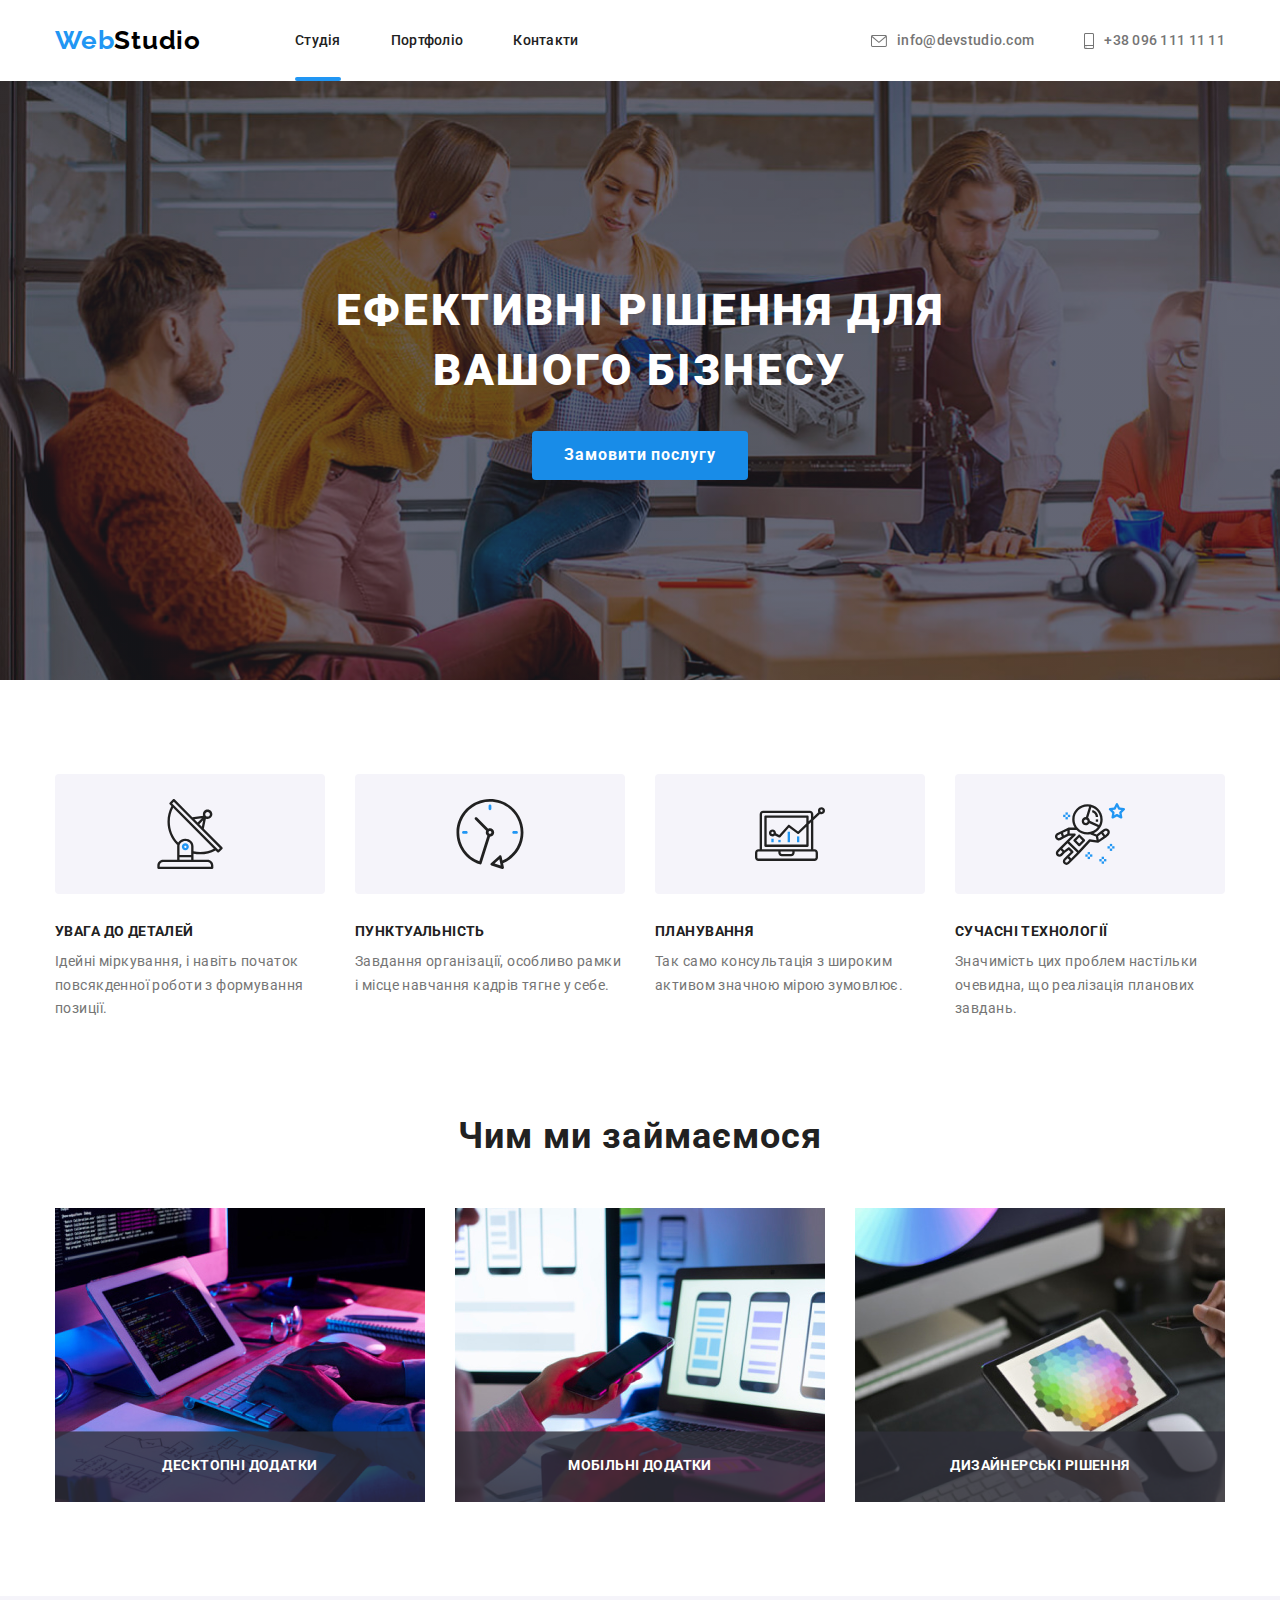
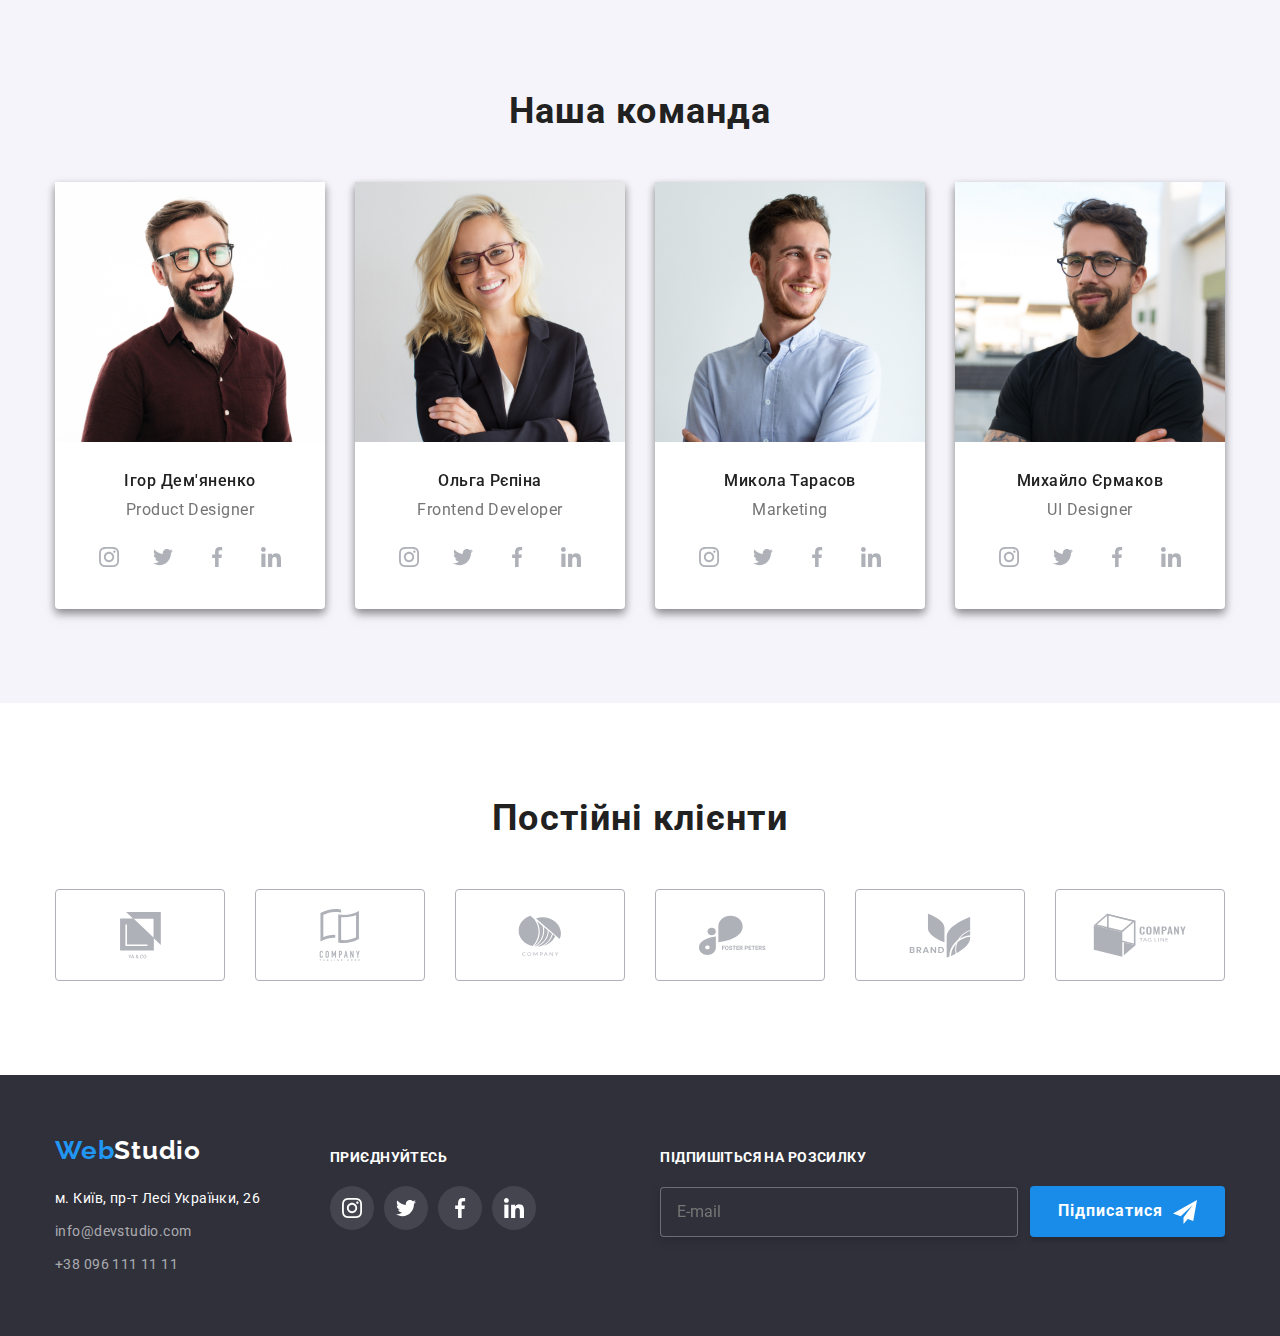
<file: index.html>
<!DOCTYPE html>
<html lang="uk">
  <head>
    <meta charset="UTF-8" />
    <meta http-equiv="X-UA-Compatible" content="IE=edge" />
    <meta name="viewport" content="width=device-width, initial-scale=1.0" />
    <title>Document</title>
    <link rel="preconnect" href="https://fonts.googleapis.com" />
    <link rel="preconnect" href="https://fonts.gstatic.com" crossorigin />
    <link
      href="https://fonts.googleapis.com/css2?family=Raleway:wght@700&family=Roboto:wght@400;500;700;900&display=swap"
      rel="stylesheet"
    />

    <link
      rel="stylesheet"
      href="https://cdn.jsdelivr.net/npm/modern-normalize@1.1.0/modern-normalize.min.css"
    />

    <link rel="stylesheet" href="./css/common.css" />
    <link rel="stylesheet" href="./css/index.css" />
  </head>

  <body>
    <!----------header---------->

    <header class="header">
      <div class="container page-header">
        <nav class="page-navigation">
          <a class="logo" href="./index.html"><span class="logo-web">Web</span>Studio</a>

          <ul class="site-nav list">
            <li><a class="link header-link current" href="./index.html">Студія</a></li>
            <li><a class="link header-link" href="./portfolio.html">Портфоліо</a></li>
            <li><a class="link header-link" href="">Контакти</a></li>
          </ul>
        </nav>
        <ul class="contacts-nav list">
          <li>
            <a class="link connection-link" href="mailto:info@devstudio.com">
              <svg class="connection-icon" width="16" height="12">
                <use href="./images/icons/sprite.svg#icon-envelope"></use>
              </svg>
              info@devstudio.com</a
            >
          </li>
          <li>
            <a class="link connection-link" href="tel:+380961111111">
              <svg class="connection-icon" width="10" height="16">
                <use href="./images/icons/sprite.svg#icon-smartphone"></use>
              </svg>
              +38 096 111 11 11</a
            >
          </li>
        </ul>
      </div>
    </header>

    <!------------hero------------>

    <main>
      <section class="hero">
        <h1 class="hero-title">Ефективні рішення для вашого бізнесу</h1>
        <button class="hero-button" type="button" data-modal-open>Замовити послугу</button>
      </section>

      <!----------features---------->

      <section class="features section">
        <div class="container">
          <h2 class="visually-hidden">Чому ми</h2>
          <ul class="features-list list">
            <li class="features-item">
              <div class="features-item-wrapper">
                <svg class="features-item-icon" width="70" height="70">
                  <use href="./images/icons/sprite.svg#icon-antenna"></use>
                </svg>
              </div>
              <h3 class="features-item-title">УВАГА ДО ДЕТАЛЕЙ</h3>
              <p class="features-item-description">
                Ідейні міркування, і навіть початок повсякденної роботи з формування позиції.
              </p>
            </li>
            <li class="features-item">
              <div class="features-item-wrapper">
                <svg class="features-item-icon" width="70" height="70">
                  <use href="./images/icons/sprite.svg#icon-clock"></use>
                </svg>
              </div>
              <h3 class="features-item-title">ПУНКТУАЛЬНІСТЬ</h3>
              <p class="features-item-description">
                Завдання організації, особливо рамки і місце навчання кадрів тягне у себе.
              </p>
            </li>
            <li class="features-item">
              <div class="features-item-wrapper">
                <svg class="features-item-icon" width="70" height="70">
                  <use href="./images/icons/sprite.svg#icon-diagram"></use>
                </svg>
              </div>
              <h3 class="features-item-title">ПЛАНУВАННЯ</h3>
              <p class="features-item-description">
                Так само консультація з широким активом значною мірою зумовлює.
              </p>
            </li>
            <li class="features-item">
              <div class="features-item-wrapper">
                <svg class="features-item-icon" width="70" height="70">
                  <use href="./images/icons/sprite.svg#icon-astronaut"></use>
                </svg>
              </div>
              <h3 class="features-item-title">СУЧАСНІ ТЕХНОЛОГІЇ</h3>
              <p class="features-item-description">
                Значимість цих проблем настільки очевидна, що реалізація планових завдань.
              </p>
            </li>
          </ul>
        </div>
      </section>

      <!----------about our job---------->

      <section class="about-job section">
        <div class="container">
          <h2 class="job-title title">Чим ми займаємося</h2>
          <ul class="job-list list">
            <li class="job-item item">
              <div class="job-item-thumb">
                <img src="./images/indexpics/box1.jpg" alt="фото процесу роботи 1" width="370" />
                <p class="job-item-overlay-text">Десктопні додатки</p>
              </div>
            </li>
            <li class="job-item item">
              <div class="job-item-thumb">
                <img src="./images/indexpics/box2.jpg" alt="фото процесу роботи 2" width="370" />
                <p class="job-item-overlay-text">Мобільні додатки</p>
              </div>
            </li>
            <li class="job-item item">
              <div class="job-item-thumb">
                <img src="./images/indexpics/box3.jpg" alt="фото процесу роботи 3" width="370" />
                <p class="job-item-overlay-text">Дизайнерські рішення</p>
              </div>
            </li>
          </ul>
        </div>
      </section>

      <!----------our team---------->

      <section class="our-team section">
        <div class="container">
          <h2 class="title">Наша команда</h2>
          <ul class="list our-team-list">
            <li class="item team-item">
              <img
                src="./images/indexpics/igordemyanenko.jpg"
                alt="фото Ігор Дем'яненко"
                width="270"
              />
              <div class="team-wrapper">
                <h3 class="name">Ігор Дем'яненко</h3>
                <p class="position">Product Designer</p>
                <ul class="social-list list">
                  <li class="social-list-item">
                    <a href="" class="social-list-link">
                      <svg class="social-list-icon" width="20" height="20">
                        <use href="./images/icons/sprite.svg#icon-instagram"></use>
                      </svg>
                    </a>
                  </li>
                  <li class="social-list-item">
                    <a href="" class="social-list-link">
                      <svg class="social-list-icon" width="20" height="20">
                        <use href="./images/icons/sprite.svg#icon-twitter"></use>
                      </svg>
                    </a>
                  </li>
                  <li class="social-list-item">
                    <a href="" class="social-list-link">
                      <svg class="social-list-icon" width="20" height="20">
                        <use href="./images/icons/sprite.svg#icon-facebook"></use>
                      </svg>
                    </a>
                  </li>
                  <li class="social-list-item">
                    <a href="" class="social-list-link">
                      <svg class="social-list-icon" width="20" height="20">
                        <use href="./images/icons/sprite.svg#icon-linkedin"></use>
                      </svg>
                    </a>
                  </li>
                </ul>
              </div>
            </li>
            <li class="item team-item">
              <img src="./images/indexpics/olgarepina.jpg" alt="фото Ольга Рєпіна" width="270" />
              <div class="team-wrapper">
                <h3 class="name">Ольга Рєпіна</h3>
                <p class="position">Frontend Developer</p>
                <ul class="social-list list">
                  <li class="social-list-item">
                    <a href="" class="social-list-link">
                      <svg class="social-list-icon" width="20" height="20">
                        <use href="./images/icons/sprite.svg#icon-instagram"></use>
                      </svg>
                    </a>
                  </li>
                  <li class="social-list-item">
                    <a href="" class="social-list-link">
                      <svg class="social-list-icon" width="20" height="20">
                        <use href="./images/icons/sprite.svg#icon-twitter"></use>
                      </svg>
                    </a>
                  </li>
                  <li class="social-list-item">
                    <a href="" class="social-list-link">
                      <svg class="social-list-icon" width="20" height="20">
                        <use href="./images/icons/sprite.svg#icon-facebook"></use>
                      </svg>
                    </a>
                  </li>
                  <li class="social-list-item">
                    <a href="" class="social-list-link">
                      <svg class="social-list-icon" width="20" height="20">
                        <use href="./images/icons/sprite.svg#icon-linkedin"></use>
                      </svg>
                    </a>
                  </li>
                </ul>
              </div>
            </li>
            <li class="item team-item">
              <img
                src="./images/indexpics/mykolatarasov.jpg"
                alt="фото Микола Тарасов"
                width="270"
              />
              <div class="team-wrapper">
                <h3 class="name">Микола Тарасов</h3>
                <p class="position">Marketing</p>
                <ul class="social-list list">
                  <li class="social-list-item">
                    <a href="" class="social-list-link">
                      <svg class="social-list-icon" width="20" height="20">
                        <use href="./images/icons/sprite.svg#icon-instagram"></use>
                      </svg>
                    </a>
                  </li>
                  <li class="social-list-item">
                    <a href="" class="social-list-link">
                      <svg class="social-list-icon" width="20" height="20">
                        <use href="./images/icons/sprite.svg#icon-twitter"></use>
                      </svg>
                    </a>
                  </li>
                  <li class="social-list-item">
                    <a href="" class="social-list-link">
                      <svg class="social-list-icon" width="20" height="20">
                        <use href="./images/icons/sprite.svg#icon-facebook"></use>
                      </svg>
                    </a>
                  </li>
                  <li class="social-list-item">
                    <a href="" class="social-list-link">
                      <svg class="social-list-icon" width="20" height="20">
                        <use href="./images/icons/sprite.svg#icon-linkedin"></use>
                      </svg>
                    </a>
                  </li>
                </ul>
              </div>
            </li>
            <li class="item team-item">
              <img
                src="./images/indexpics/myhayloyermakov.jpg"
                alt="фото Михайло Єрмаков"
                width="270"
              />
              <div class="team-wrapper">
                <h3 class="name">Михайло Єрмаков</h3>
                <p class="position">UI Designer</p>
                <ul class="social-list list">
                  <li class="social-list-item">
                    <a href="" class="social-list-link">
                      <svg class="social-list-icon" width="20" height="20">
                        <use href="./images/icons/sprite.svg#icon-instagram"></use>
                      </svg>
                    </a>
                  </li>
                  <li class="social-list-item">
                    <a href="" class="social-list-link">
                      <svg class="social-list-icon" width="20" height="20">
                        <use href="./images/icons/sprite.svg#icon-twitter"></use>
                      </svg>
                    </a>
                  </li>
                  <li class="social-list-item">
                    <a href="" class="social-list-link">
                      <svg class="social-list-icon" width="20" height="20">
                        <use href="./images/icons/sprite.svg#icon-facebook"></use>
                      </svg>
                    </a>
                  </li>
                  <li class="social-list-item">
                    <a href="" class="social-list-link">
                      <svg class="social-list-icon" width="20" height="20">
                        <use href="./images/icons/sprite.svg#icon-linkedin"></use>
                      </svg>
                    </a>
                  </li>
                </ul>
              </div>
            </li>
          </ul>
        </div>
      </section>
    </main>

    <!----------clients---------->

    <section class="clients section">
      <div class="container">
        <h2 class="title">Постійні клієнти</h2>
        <ul class="client-list list">
          <li class="client-item">
            <a class="client-link" href="">
              <svg class="client-icon" width="41" height="46.7">
                <use href="./images/icons/sprite.svg#icon-client1"></use>
              </svg>
            </a>
          </li>
          <li class="client-item">
            <a class="client-link" href="">
              <svg class="client-icon" width="42" height="52">
                <use href="./images/icons/sprite.svg#icon-client2"></use>
              </svg>
            </a>
          </li>
          <li class="client-item">
            <a class="client-link" href="">
              <svg class="client-icon" width="43.4" height="41">
                <use href="./images/icons/sprite.svg#icon-client3"></use>
              </svg>
            </a>
          </li>
          <li class="client-item">
            <a class="client-link" href="">
              <svg class="client-icon" width="84.4" height="40.6">
                <use href="./images/icons/sprite.svg#icon-client4"></use>
              </svg>
            </a>
          </li>
          <li class="client-item">
            <a class="client-link" href="">
              <svg class="client-icon" width="62.5" height="45.4">
                <use href="./images/icons/sprite.svg#icon-client5"></use>
              </svg>
            </a>
          </li>
          <li class="client-item">
            <a class="client-link" href="">
              <svg class="client-icon" width="93.8" height="44">
                <use href="./images/icons/sprite.svg#icon-client6"></use>
              </svg>
            </a>
          </li>
        </ul>
      </div>
    </section>

    <!----------footer---------->

    <footer class="footer">
      <div class="container footer-container">
        <div class="our-contacts">
          <a class="logo link" href="./index.html"><span class="logo-web">Web</span>Studio</a>
          <address>
            <ul class="our-contacts-list list">
              <li>
                <a class="footer-link-map link" href="" target="_blank" rel="noopener noreferrer"
                  >м. Київ, пр-т Лесі Українки, 26</a
                >
              </li>
              <li>
                <a class="footer-link-contact link" href="mailto:info@devstudio.com"
                  >info@devstudio.com</a
                >
              </li>
              <li>
                <a class="footer-link-contact link" href="tel:+380961111111">+38 096 111 11 11</a>
              </li>
            </ul>
          </address>
        </div>

        <div class="our-socials">
          <h2 class="our-socials-title">приєднуйтесь</h2>
          <ul class="our-socials-list list">
            <li class="our-socials-item">
              <a class="our-socials-item-link" href="">
                <svg class="our-socials-item-icon" width="20" height="20">
                  <use href="./images/icons/sprite.svg#icon-instagram"></use>
                </svg>
              </a>
            </li>
            <li class="our-socials-item">
              <a class="our-socials-item-link" href="">
                <svg class="our-socials-item-icon" width="20" height="20">
                  <use href="./images/icons/sprite.svg#icon-twitter"></use>
                </svg>
              </a>
            </li>
            <li class="our-socials-item">
              <a class="our-socials-item-link" href="">
                <svg class="our-socials-item-icon" width="20" height="20">
                  <use href="./images/icons/sprite.svg#icon-facebook"></use>
                </svg>
              </a>
            </li>
            <li class="our-socials-item">
              <a class="our-socials-item-link" href="">
                <svg class="our-socials-item-icon" width="20" height="20">
                  <use href="./images/icons/sprite.svg#icon-linkedin"></use>
                </svg>
              </a>
            </li>
          </ul>
        </div>

        <!-----------subscription----------->

        <div class="subscription">
          <h2 class="subscription-title">Підпишіться на розсилку</h2>
          <div class="subscription-wrapper">
            <label class="subscription-label">
              <input
                type="text"
                class="subscription-input"
                name="subscription_email"
                placeholder="E-mail"
                pattern="[^@ \t\r\n]+@[^@ \t\r\n]+\.[^@ \t\r\n]+"
                maxlength="50"
              />
            </label>

            <button type="submit" class="subscription-btn">
              Підписатися
              <svg class="subscription-btn-icon" width="24" height="24">
                <use href="./images/icons/sprite.svg#icon-send"></use>
              </svg>
            </button>
          </div>
        </div>
      </div>
    </footer>

    <!----------modal registration window----------->

    <div class="backdrop is-hidden" data-modal>
      <div class="modal">
        <button type="button" class="modal-close-btn" data-modal-close>
          <svg class="modal-close-btn-icon" width="18" height="18">
            <use href="./images/icons/sprite.svg#icon-close"></use>
          </svg>
        </button>

        <p class="modal-caption">Залиште свої дані, ми вам передзвонимо</p>

        <form class="modal-form">
          <label class="modal-form-field">
            <span class="modal-form-field-description">Ім'я</span>
            <span class="modal-form-input-wrapper">
              <input
                type="text"
                class="modal-form-input"
                name="user_name"
                required
                pattern="[a-zA-Zа-яА-ЯіІїЇ]+"
                maxlength="30"
              />

              <svg class="modal-form-icon" width="18" height="18">
                <use href="./images/icons/sprite.svg#icon-person"></use>
              </svg>
            </span>
          </label>

          <label class="modal-form-field">
            <span class="modal-form-field-description">Телефон</span
            ><span class="modal-form-input-wrapper">
              <input
                type="tel"
                class="modal-form-input"
                name="user_phone"
                required
                pattern="^[\+]?[(]?[0-9]{3}[)]?[-\s\.]?[0-9]{3}[-\s\.]?[0-9]{4,6}$"
                title="xxx-xxx-xx-xx"
                maxlength="17"
              />
              <svg class="modal-form-icon" width="18" height="18">
                <use href="./images/icons/sprite.svg#icon-phone"></use>
              </svg>
            </span>
          </label>

          <label class="modal-form-field">
            <span class="modal-form-field-description">Пошта</span
            ><span class="modal-form-input-wrapper">
              <input
                type="text"
                class="modal-form-input"
                name="user_email"
                required
                pattern="[^@ \t\r\n]+@[^@ \t\r\n]+\.[^@ \t\r\n]+"
                maxlength="50"
              />
              <svg class="modal-form-icon" width="18" height="18">
                <use href="./images/icons/sprite.svg#icon-email"></use>
              </svg>
            </span>
          </label>

          <label class="modal-form-field">
            <span class="modal-form-field-description">Коментар</span>
            <textarea
              name="user_message"
              class="modal-form-message"
              placeholder="Введіть текст"
            ></textarea>
          </label>

          <label class="modal-form-check-wrapper">
            <input name="user_policy" type="checkbox" class="modal-form-check visually-hidden" />
            <svg class="modal-form-custom-check" width="16" height="16">
              <use
                class="modal-form-custom-check-icon"
                href="./images/icons/sprite.svg#icon-check"
              ></use>
            </svg>
            <span class="modal-form-check-agreement">Погоджуюся з розсилкою та приймаю&nbsp;</span>
            <a class="modal-form-check-agreement-link" href="">Умови договору</a>
          </label>

          <button type="submit" class="modal-form-btn">Відправити</button>
        </form>
      </div>
    </div>

    <script src="./js/modal.js"></script>
  </body>
</html>
</file>
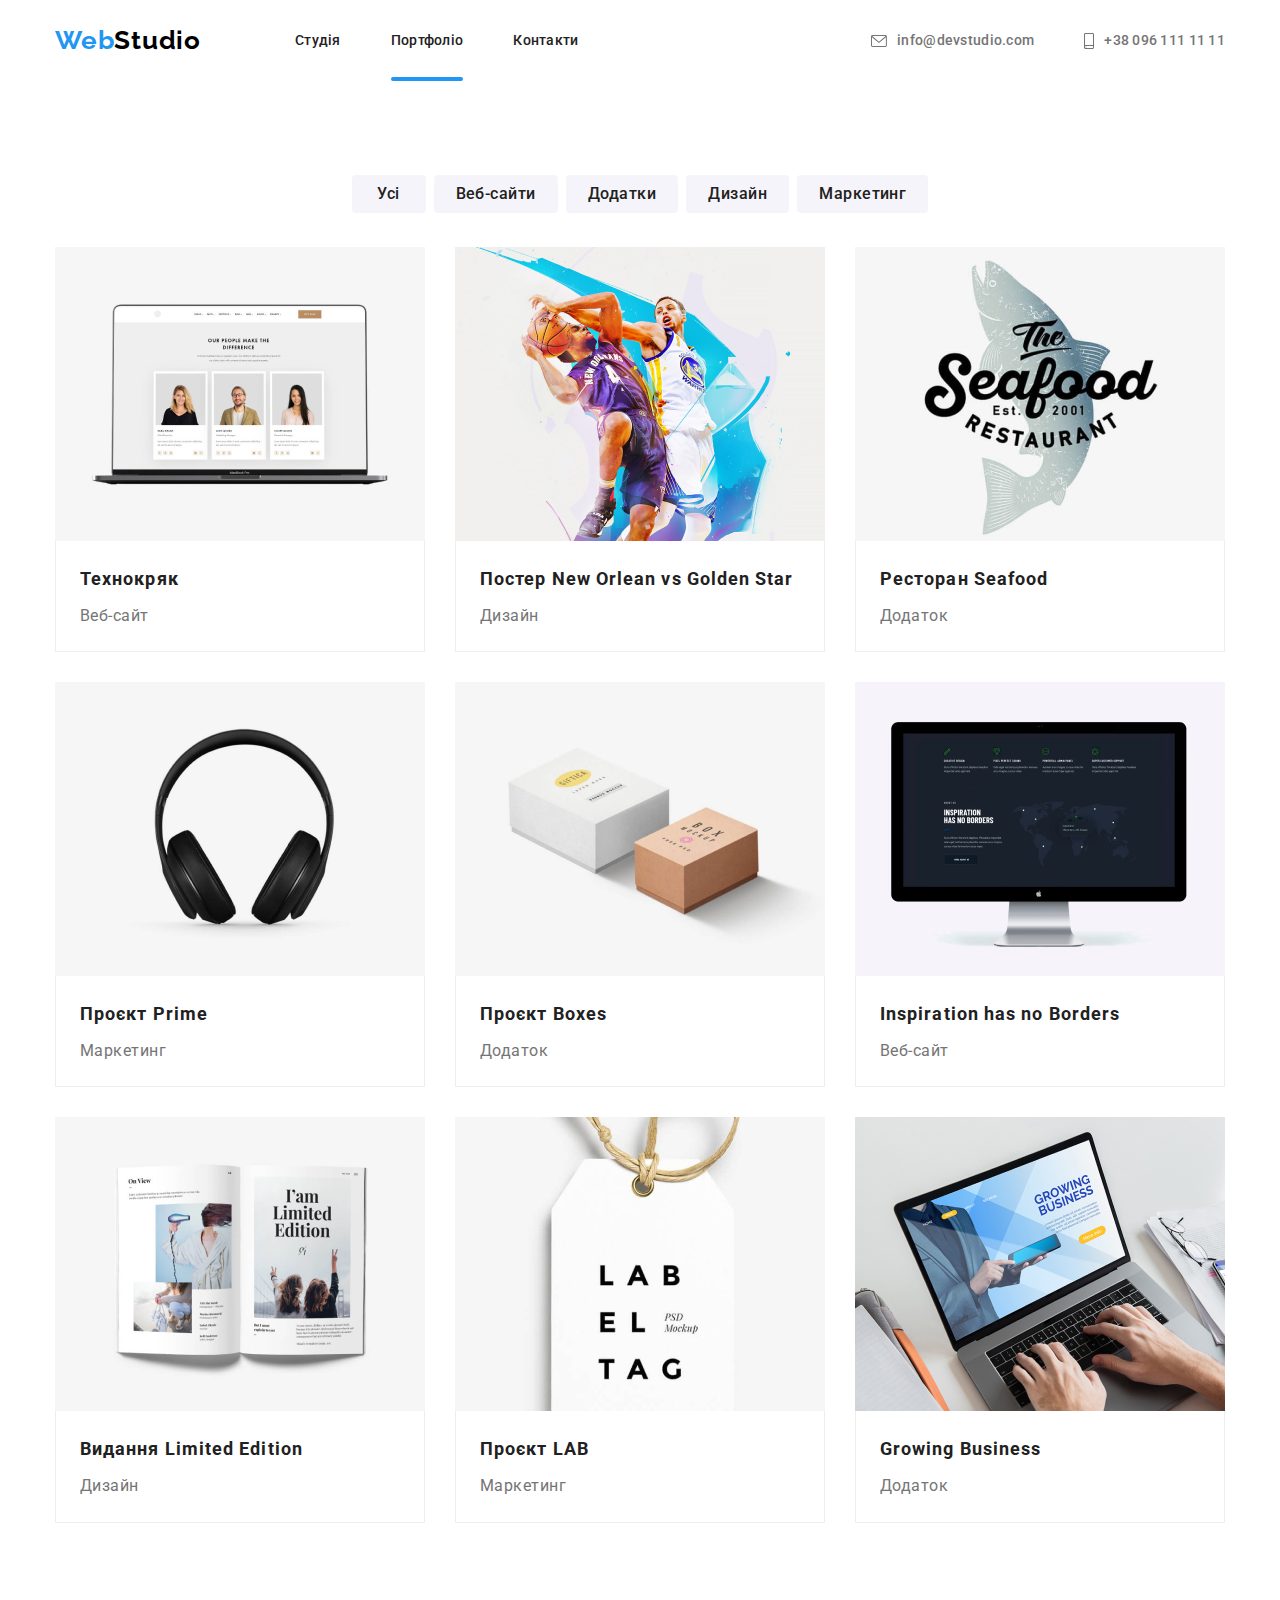
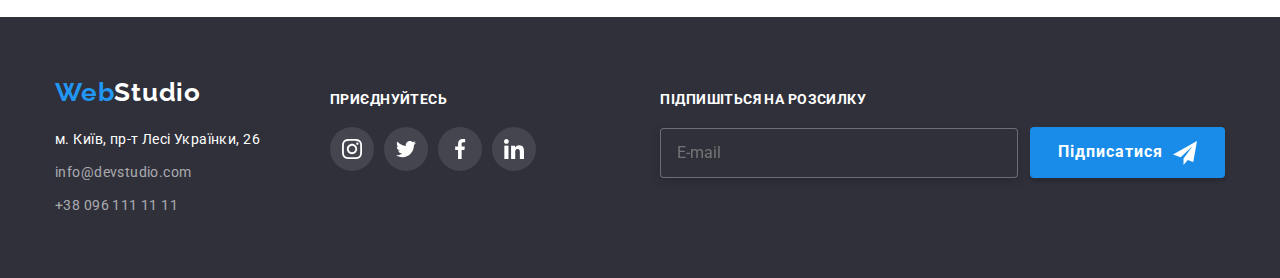
<file: portfolio.html>
<!DOCTYPE html>
<html lang="uk">
  <head>
    <meta charset="UTF-8" />
    <meta http-equiv="X-UA-Compatible" content="IE=edge" />
    <meta name="viewport" content="width=device-width, initial-scale=1.0" />
    <title>Document</title>
    <link rel="preconnect" href="https://fonts.googleapis.com" />
    <link rel="preconnect" href="https://fonts.gstatic.com" crossorigin />
    <link
      href="https://fonts.googleapis.com/css2?family=Raleway:wght@700&family=Roboto:wght@400;500;700;900&display=swap"
      rel="stylesheet"
    />

    <link
      rel="stylesheet"
      href="https://cdn.jsdelivr.net/npm/modern-normalize@1.1.0/modern-normalize.min.css"
    />

    <link rel="stylesheet" href="./css/common.css" />
    <link rel="stylesheet" href="./css/portfolio.css" />
  </head>
  <body>
    <!----------header---------->

    <header class="header">
      <div class="container page-header">
        <nav class="page-navigation">
          <a class="logo" href="./index.html"><span class="logo-web">Web</span>Studio</a>

          <ul class="site-nav list">
            <li><a class="link header-link" href="./index.html">Студія</a></li>
            <li><a class="link header-link current" href="./portfolio.html">Портфоліо</a></li>
            <li><a class="link header-link" href="">Контакти</a></li>
          </ul>
        </nav>
        <ul class="contacts-nav list">
          <li>
            <a class="link connection-link" href="mailto:info@devstudio.com">
              <svg class="connection-icon" width="16" height="12">
                <use href="./images/icons/sprite.svg#icon-envelope"></use>
              </svg>
              info@devstudio.com</a
            >
          </li>
          <li>
            <a class="link connection-link" href="tel:+380961111111">
              <svg class="connection-icon" width="10" height="16">
                <use href="./images/icons/sprite.svg#icon-smartphone"></use>
              </svg>
              +38 096 111 11 11</a
            >
          </li>
        </ul>
      </div>
    </header>

    <!-----------projects---------->

    <main>
      <section class="projects section">
        <div class="buttons-container">
          <h1 class="visually-hidden">Проекти</h1>
          <ul class="buttons-list list">
            <li><button class="buttons-sort" type="button">Усі</button></li>
            <li><button class="buttons-sort" type="button">Веб-сайти</button></li>
            <li><button class="buttons-sort" type="button">Додатки</button></li>
            <li><button class="buttons-sort" type="button">Дизайн</button></li>
            <li><button class="buttons-sort" type="button">Маркетинг</button></li>
          </ul>
        </div>

        <div class="container">
          <ul class="projects-list list">
            <li class="projects-item item">
              <div class="projects-item-thumb">
                <a href="#"></a>
                <img
                  src="./images/portfoliopics/img0.jpg"
                  alt="приклад роботи веб-сайт"
                  width="370"
                />
                <div class="projects-item-overlay">
                  <p class="projects-item-overlay-text">
                    Ресурс пропонує комплексні пропозиції з різним рівнем функціоналу та сервісів.
                    Все це дозволить відвідувачу отримати вичерпні відомості про компанію чи
                    приватну особу.
                  </p>
                </div>
              </div>
              <div class="projects-item-wrapper">
                <h2 class="projects-item-title">Технокряк</h2>
                <p class="projects-item-kind">Веб-сайт</p>
              </div>
            </li>
            <li class="projects-item item">
              <div class="projects-item-thumb">
                <a href="#"></a>
                <img
                  src="./images/portfoliopics/img1.jpg"
                  alt="приклад роботи дизайн"
                  width="370"
                />
                <div class="projects-item-overlay">
                  <p class="projects-item-overlay-text">
                    Ресурс пропонує комплексні пропозиції з різним рівнем функціоналу та сервісів.
                    Все це дозволить відвідувачу отримати вичерпні відомості про компанію чи
                    приватну особу.
                  </p>
                </div>
              </div>

              <div class="projects-item-wrapper">
                <h2 class="projects-item-title">Постер New Orlean vs Golden Star</h2>
                <p class="projects-item-kind">Дизайн</p>
              </div>
            </li>
            <li class="projects-item item">
              <div class="projects-item-thumb">
                <a href="#"></a>
                <img
                  src="./images/portfoliopics/img2.jpg"
                  alt="приклад роботи додаток"
                  width="370"
                />
                <div class="projects-item-overlay">
                  <p class="projects-item-overlay-text">
                    Ресурс пропонує комплексні пропозиції з різним рівнем функціоналу та сервісів.
                    Все це дозволить відвідувачу отримати вичерпні відомості про компанію чи
                    приватну особу.
                  </p>
                </div>
              </div>

              <div class="projects-item-wrapper">
                <h2 class="projects-item-title">Ресторан Seafood</h2>
                <p class="projects-item-kind">Додаток</p>
              </div>
            </li>
            <li class="projects-item item">
              <div class="projects-item-thumb">
                <a href="#"></a>
                <img
                  src="./images/portfoliopics/img3.jpg"
                  alt="приклад роботи маркетинг"
                  width="370"
                />
                <div class="projects-item-overlay">
                  <p class="projects-item-overlay-text">
                    Ресурс пропонує комплексні пропозиції з різним рівнем функціоналу та сервісів.
                    Все це дозволить відвідувачу отримати вичерпні відомості про компанію чи
                    приватну особу.
                  </p>
                </div>
              </div>

              <div class="projects-item-wrapper">
                <h2 class="projects-item-title">Проєкт Prime</h2>
                <p class="projects-item-kind">Маркетинг</p>
              </div>
            </li>
            <li class="projects-item item">
              <div class="projects-item-thumb">
                <a href="#"></a>
                <img
                  src="./images/portfoliopics/img4.jpg"
                  alt="приклад роботи додаток"
                  width="370"
                />
                <div class="projects-item-overlay">
                  <p class="projects-item-overlay-text">
                    Ресурс пропонує комплексні пропозиції з різним рівнем функціоналу та сервісів.
                    Все це дозволить відвідувачу отримати вичерпні відомості про компанію чи
                    приватну особу.
                  </p>
                </div>
              </div>

              <div class="projects-item-wrapper">
                <h2 class="projects-item-title">Проєкт Boxes</h2>
                <p class="projects-item-kind">Додаток</p>
              </div>
            </li>
            <li class="projects-item item">
              <div class="projects-item-thumb">
                <a href="#"></a>
                <img
                  src="./images/portfoliopics/img5.jpg"
                  alt="приклад роботи веб-сайт"
                  width="370"
                />
                <div class="projects-item-overlay">
                  <p class="projects-item-overlay-text">
                    Ресурс пропонує комплексні пропозиції з різним рівнем функціоналу та сервісів.
                    Все це дозволить відвідувачу отримати вичерпні відомості про компанію чи
                    приватну особу.
                  </p>
                </div>
              </div>

              <div class="projects-item-wrapper">
                <h2 class="projects-item-title">Inspiration has no Borders</h2>
                <p class="projects-item-kind">Веб-сайт</p>
              </div>
            </li>
            <li class="projects-item item">
              <div class="projects-item-thumb">
                <a href="#"></a>
                <img
                  src="./images/portfoliopics/img6.jpg"
                  alt="приклад роботи дизайн"
                  width="370"
                />
                <div class="projects-item-overlay">
                  <p class="projects-item-overlay-text">
                    Ресурс пропонує комплексні пропозиції з різним рівнем функціоналу та сервісів.
                    Все це дозволить відвідувачу отримати вичерпні відомості про компанію чи
                    приватну особу.
                  </p>
                </div>
              </div>

              <div class="projects-item-wrapper">
                <h2 class="projects-item-title">Видання Limited Edition</h2>
                <p class="projects-item-kind">Дизайн</p>
              </div>
            </li>
            <li class="projects-item item">
              <div class="projects-item-thumb">
                <a href="#"></a>
                <img
                  src="./images/portfoliopics/img7.jpg"
                  alt="приклад роботи маркетинг"
                  width="370"
                />
                <div class="projects-item-overlay">
                  <p class="projects-item-overlay-text">
                    Ресурс пропонує комплексні пропозиції з різним рівнем функціоналу та сервісів.
                    Все це дозволить відвідувачу отримати вичерпні відомості про компанію чи
                    приватну особу.
                  </p>
                </div>
              </div>

              <div class="projects-item-wrapper">
                <h2 class="projects-item-title">Проєкт LAB</h2>
                <p class="projects-item-kind">Маркетинг</p>
              </div>
            </li>
            <li class="projects-item item">
              <div class="projects-item-thumb">
                <a href="#"></a>
                <img
                  src="./images/portfoliopics/img8.jpg"
                  alt="приклад роботи додаток"
                  width="370"
                />
                <div class="projects-item-overlay">
                  <p class="projects-item-overlay-text">
                    Ресурс пропонує комплексні пропозиції з різним рівнем функціоналу та сервісів.
                    Все це дозволить відвідувачу отримати вичерпні відомості про компанію чи
                    приватну особу.
                  </p>
                </div>
              </div>

              <div class="projects-item-wrapper">
                <h2 class="projects-item-title">Growing Business</h2>
                <p class="projects-item-kind">Додаток</p>
              </div>
            </li>
          </ul>
        </div>
      </section>
    </main>

    <!-----------footer----------->

    <footer class="footer">
      <div class="container footer-container">
        <div class="our-contacts">
          <a class="logo link" href="./index.html"><span class="logo-web">Web</span>Studio</a>
          <address>
            <ul class="our-contacts-list list">
              <li>
                <a class="footer-link-map link" href="" target="_blank" rel="noopener noreferrer"
                  >м. Київ, пр-т Лесі Українки, 26</a
                >
              </li>
              <li>
                <a class="footer-link-contact link" href="mailto:info@devstudio.com"
                  >info@devstudio.com</a
                >
              </li>
              <li>
                <a class="footer-link-contact link" href="tel:+380961111111">+38 096 111 11 11</a>
              </li>
            </ul>
          </address>
        </div>

        <div class="our-socials">
          <h2 class="our-socials-title">приєднуйтесь</h2>
          <ul class="our-socials-list list">
            <li class="our-socials-item">
              <a class="our-socials-item-link" href="">
                <svg class="our-socials-item-icon" width="20" height="20">
                  <use href="./images/icons/sprite.svg#icon-instagram"></use>
                </svg>
              </a>
            </li>
            <li class="our-socials-item">
              <a class="our-socials-item-link" href="">
                <svg class="our-socials-item-icon" width="20" height="20">
                  <use href="./images/icons/sprite.svg#icon-twitter"></use>
                </svg>
              </a>
            </li>
            <li class="our-socials-item">
              <a class="our-socials-item-link" href="">
                <svg class="our-socials-item-icon" width="20" height="20">
                  <use href="./images/icons/sprite.svg#icon-facebook"></use>
                </svg>
              </a>
            </li>
            <li class="our-socials-item">
              <a class="our-socials-item-link" href="">
                <svg class="our-socials-item-icon" width="20" height="20">
                  <use href="./images/icons/sprite.svg#icon-linkedin"></use>
                </svg>
              </a>
            </li>
          </ul>
        </div>

        <div class="subscription">
          <h2 class="subscription-title">Підпишіться на розсилку</h2>
          <div class="subscription-wrapper">
            <label class="subscription-label">
              <input
                type="text"
                class="subscription-input"
                name="subscription_email"
                placeholder="E-mail"
                pattern="[^@ \t\r\n]+@[^@ \t\r\n]+\.[^@ \t\r\n]+"
                maxlength="50"
              />
            </label>

            <button type="submit" class="subscription-btn">
              Підписатися
              <svg class="subscription-btn-icon" width="24" height="24">
                <use href="./images/icons/sprite.svg#icon-send"></use>
              </svg>
            </button>
          </div>
        </div>
      </div>
    </footer>
  </body>
</html>
</file>
<file: css/common.css>
:root {
  --background-color1: #ffffff;
  --background-color2: #f5f4fa;
  --background-color3: #2f303a;
  --foreground-color1: #212121;
  --foreground-color2: #757575;
  --foreground-color3: #ffffff;
  --button: #188ce8;
  --hoverfocus-color: #2196f3;
  --logo-color: #afb1b8;
  --social-links-background-color: rgba(255, 255, 255, 0.1);
  --overlay: rgba(33, 150, 243, 0.9);
  --transition-dur-and-func: 250ms cubic-bezier(0.4, 0, 0.2, 1);
}

h1,
h2,
h3,
h4,
h5,
h6,
p {
  margin-top: 0;
  margin-bottom: 0;
}

ol,
ul {
  margin-top: 0;
  margin-bottom: 0;
  padding-left: 0;
}

img {
  display: block;
}

.list {
  list-style: none;
}

.link {
  text-decoration: none;
}

address {
  font-style: normal;
}

body {
  background-color: var(--background-color1);
  color: var(--foreground-color1);
  font-family: Roboto, sans-serif;
}

.visually-hidden {
  position: absolute;
  width: 1px;
  height: 1px;
  margin: -1px;
  padding: 0;
  overflow: hidden;
  border: 0;
  clip: rect(0 0 0 0);
}

.section {
  padding-top: 94px;
  padding-bottom: 94px;
}

.container {
  width: 1200px;
  padding-left: 15px;
  padding-right: 15px;
  margin-left: auto;
  margin-right: auto;
}

/*----------header----------*/

.page-header,
.page-navigation,
.contacts-nav {
  display: flex;
  align-items: center;
}

.site-nav {
  display: flex;
  align-items: baseline;
}

.page-navigation {
  column-gap: 94px;
}

.header {
  background-color: var(--background-color1);
}

.header .logo {
  color: #000000;

  font-family: 'Raleway';
  font-weight: 700;
  font-size: 26px;
  line-height: 1.2;
  letter-spacing: 0.03em;
  text-decoration: none;

  padding-top: 25px;
  padding-bottom: 25px;
}

.logo-web {
  color: var(--hoverfocus-color);
}

.header .site-nav,
.header .contacts-nav {
  column-gap: 50px;
}

.header .contacts-nav {
  margin-left: auto;
}

.connection-link {
  display: flex;
  align-items: center;
  column-gap: 10px;
}

.header-link,
.connection-link {
  transition: color var(--transition-dur-and-func);
}

.connection-icon {
  fill: var(--foreground-color2);
  transition: fill var(--transition-dur-and-func);
}

.connection-link:hover .connection-icon,
.connection-link:focus .connection-icon {
  fill: var(--hoverfocus-color);
}

.header .current {
  position: relative;
  color: var(--hoverfocus-color);
}

.header .current::after {
  background: var(--hoverfocus-color);
  content: '';
  display: block;
  position: absolute;
  width: 100%;
  height: 4px;
  top: 45px;
  border-radius: 2px;
}

.site-nav .link {
  color: var(--foreground-color1);
  font-weight: 500;
  font-size: 14px;
  line-height: 1.14;
  letter-spacing: 0.02em;
  text-decoration: none;
}

.contacts-nav .link {
  color: var(--foreground-color2);
  font-weight: 500;
  font-size: 14px;
  line-height: 1.14;
  letter-spacing: 0.02em;
  text-decoration: none;
}

.header .link:hover,
.header .link:focus {
  color: var(--hoverfocus-color);
}

/*----------footer----------*/

.footer {
  background-color: var(--background-color3);
  padding-top: 60px;
  padding-bottom: 60px;
}

.footer-container {
  display: flex;
  column-gap: 70px;
}

.footer .logo {
  color: var(--foreground-color3);
  font-family: 'Raleway';
  font-weight: 700;
  font-size: 26px;
  line-height: 1.2;
  letter-spacing: 0.03em;
  text-decoration: none;
}

.our-contacts-list {
  padding-top: 20px;
  display: flex;
  flex-direction: column;
  row-gap: 9px;
}

.footer-link-map,
.footer-link-contact {
  font-style: normal;
  font-weight: 400;
  font-size: 14px;
  line-height: 1.71;
  letter-spacing: 0.03em;
  text-decoration: none;
  transition: color var(--transition-dur-and-func);
}

.footer-link-map {
  color: var(--foreground-color3);
}

.footer-link-contact {
  color: rgb(255, 255, 255, 0.6);
}

.footer-link-map:hover,
.footer-link-map:focus,
.footer-link-contact:hover,
.footer-link-contact:focus {
  color: var(--hoverfocus-color);
}

.our-socials {
  display: flex;
  flex-direction: column;
}

.our-socials-title,
.subscription-title {
  color: var(--background-color1);
  font-weight: 700;
  font-size: 14px;
  line-height: 1.14;
  letter-spacing: 0.03em;
  text-transform: uppercase;
  margin-top: 15px;
  margin-bottom: 20px;
}

.our-socials-list {
  display: flex;
  column-gap: 10px;
}

.our-socials-item-link {
  background: var(--social-links-background-color);
  display: flex;
  justify-content: center;
  align-items: center;
  width: 44px;
  height: 44px;
  border-radius: 50%;
  transition: background-color 250ms var(--cubic);
}

.our-socials-item-icon {
  fill: var(--foreground-color3);
}

.our-socials-item-link:hover,
.our-socials-item-link:focus {
  background: var(--hoverfocus-color);
}

/*--------subscription---------*/

.subscription {
  margin-left: auto;
}

.subscription-wrapper {
  display: flex;
  align-items: center;
  column-gap: 12px;
}

.subscription-input {
  width: 358px;
  height: 50px;
  background-color: var(--background-color3);
  border: 1px solid rgba(255, 255, 255, 0.3);
  filter: drop-shadow(0px 4px 4px rgba(0, 0, 0, 0.15));
  border-radius: 4px;
  padding-left: 16px;
  padding-right: 16px;
  transition: outline var(--transition-dur-and-func);
}

.subscription-input:focus {
  outline: 1px solid var(--hoverfocus-color);
}

.subscription-btn {
  padding: 10px 28px;
  background-color: var(--button);
  color: var(--background-color1);
  border: none;
  box-shadow: 0px 4px 4px rgba(0, 0, 0, 0.15);
  border-radius: 4px;
  font-weight: 700;
  font-size: 16px;
  line-height: 1.9;
  display: flex;
  align-items: center;
  text-align: center;
  letter-spacing: 0.06em;
  transition: background-color var(--transition-dur-and-func);
}

.subscription-btn-icon {
  margin-left: 10px;
}

.subscription-btn:focus,
.subscription-btn:hover {
  background-color: var(--hoverfocus-color);
}

/*----------backdrop----------*/

.backdrop {
  position: fixed;
  top: 0;
  left: 0;
  z-index: 777;
  width: 100%;
  height: 100%;
  background-color: rgba(0, 0, 0, 0.2);
  transition: opacity var(--transition-dur-and-func), visibility var(--transition-dur-and-func);
}

.backdrop.is-hidden {
  opacity: 0;
  visibility: hidden;
  pointer-events: none;
}

/*-------modal registration window-------*/

.modal {
  position: absolute;
  top: 50%;
  left: 50%;
  width: 528px;
  /* height: 580px; */
  border-radius: 4px;
  background-color: var(--background-color1);
  transform: translate(-50%, -50%);
  box-shadow: 0px 1px 3px rgba(0, 0, 0, 0.12), 0px 1px 1px rgba(0, 0, 0, 0.14),
    0px 2px 1px rgba(0, 0, 0, 0.2);
  padding: 40px;
}

.modal-close-btn {
  position: absolute;
  top: 8px;
  right: 8px;
  display: flex;
  justify-content: center;
  align-items: center;
  width: 30px;
  height: 30px;
  border-radius: 50%;
  padding: 0;
  background-color: var(--background-color1);
  border: 1px solid rgba(0, 0, 0, 0.1);
  transition: fill var(--transition-dur-and-func), border var(--transition-dur-and-func);
}

.modal-close-btn:hover,
.modal-close-btn:focus {
  fill: var(--hoverfocus-color);
  border-color: var(--hoverfocus-color);
}

.modal-caption {
  font-style: normal;
  font-weight: 700;
  font-size: 20px;
  line-height: 1.15;
  text-align: center;
  letter-spacing: 0.03em;

  color: var(--foreground-color1);
}

.modal-form {
  display: flex;
  flex-direction: column;
  row-gap: 10px;
}

.modal-form-field-description {
  font-style: normal;
  font-weight: 400;
  font-size: 12px;
  line-height: 1.16;

  letter-spacing: 0.01em;

  color: var(--foreground-color2);
}

.modal-form-input-wrapper {
  position: relative;
  display: block;
}

.modal-form-input {
  width: 100%;
  height: 40px;
  border: 1px solid rgba(33, 33, 33, 0.2);
  border-radius: 4px;
  padding-left: 42px;
}

.modal-form-input:focus {
  outline: none;
  border-color: var(--hoverfocus-color);
}

.modal-form-icon {
  position: absolute;
  display: block;
  top: 50%;
  left: 12px;
  transform: translateY(-50%);
  fill: var(--foreground-color1);
  transition: fill var(--transition-dur-and-func);
}

.modal-form-input:focus + .modal-form-icon {
  fill: var(--hoverfocus-color);
}

.modal-form-message {
  width: 100%;
  height: 120px;
  resize: none;
  padding: 12px 16px;
  border: 1px solid rgba(33, 33, 33, 0.2);
  border-radius: 4px;
  transition: border-color var(--transition-dur-and-func);
  margin-bottom: 5px;
}

.modal-form-message:focus {
  outline: none;
  border-color: var(--hoverfocus-color);
}

.modal-form-check-wrapper {
  display: flex;
  align-items: center;
  padding-bottom: 30px;
}

.modal-form-custom-check {
  border: 1px solid var(--foreground-color1);
  border-radius: 2px;
  cursor: pointer;
  padding: 2px;
  margin-left: 12px;
  margin-right: 10px;
}

.modal-form-check:checked + .modal-form-custom-check {
  background-color: var(--hoverfocus-color);
  border-color: var(--hoverfocus-color);
}

.modal-form-check:focus + .modal-form-custom-check {
  outline: 2px solid var(--hoverfocus-color);
}

.modal-form-custom-check-icon {
  display: none;
  fill: var(--background-color1);
}

.modal-form-check:checked + .modal-form-custom-check .modal-form-custom-check-icon {
  display: block;
}

.modal-form-check-agreement {
  font-style: normal;
  font-weight: 400;
  font-size: 14px;
  line-height: 1.7;
  letter-spacing: 0.03em;
  color: var(--foreground-color2);
}

.modal-form-check-agreement-link {
  font-style: normal;
  font-weight: 400;
  font-size: 14px;
  line-height: 1.7;
  letter-spacing: 0.03em;
  text-decoration-line: underline;

  color: var(--hoverfocus-color);
}

.modal-form-btn {
  font-family: inherit;
  font-style: normal;
  font-weight: 700;
  font-size: 16px;
  line-height: 1.9;
  min-width: 160px;
  letter-spacing: 0.06em;
  color: var(--foreground-color3);
  background-color: var(--button);
  box-shadow: 0px 4px 4px rgba(0, 0, 0, 0.15);
  border: none;
  border-radius: 4px;
  padding: 10px 52px;
  margin-left: auto;
  margin-right: auto;
  min-width: 160px;
  transition: background-color var(--transition-dur-and-func);
}

.modal-form-btn:hover,
.modal-form-btn:focus {
  background-color: var(--hoverfocus-color);
}
</file>
<file: css/index.css>
.header,
.features,
.about-job {
  background-color: var(--background-color1);
}

.clients .title,
.about-job .title,
.our-team .title {
  font-weight: 700;
  font-size: 36px;
  line-height: 1.17;
  text-align: center;
  letter-spacing: 0.03em;
  margin-bottom: 50px;
}

/*------------hero-------------*/

.hero {
  background-color: var(--background-color3);

  background-image: linear-gradient(rgba(47, 48, 58, 0.4), rgba(47, 48, 58, 0.4)),
    url(../images/indexpics/herobackground.jpg);
  background-size: cover;
  padding-top: 200px;
  padding-bottom: 200px;
}

.hero-title {
  color: var(--foreground-color3);
  margin-left: auto;
  margin-right: auto;
  margin-bottom: 30px;

  font-style: normal;
  font-weight: 900;
  font-size: 44px;
  line-height: 1.36;

  text-align: center;
  letter-spacing: 0.06em;
  text-transform: uppercase;

  width: 650px;
}

.hero-button {
  background-color: var(--button);
  color: var(--foreground-color3);
  font-family: inherit;
  cursor: pointer;
  font-style: normal;
  font-weight: 700;
  font-size: 16px;
  line-height: 1.8;
  display: flex;
  align-items: center;
  text-align: center;
  letter-spacing: 0.06em;
  padding: 10px 32px;

  margin-left: auto;
  margin-right: auto;

  border: none;
  border-radius: 4px;

  transition: background-color var(--transition-dur-and-func);
}

.hero-button:hover,
.hero-button:focus {
  background-color: var(--hoverfocus-color);
}

/*----------features----------*/

.features {
  padding-bottom: 47px;
}

.features-list {
  display: flex;
  column-gap: 30px;
}

.features-item {
  flex-basis: calc((100% - 3 * 30px) / 4);
}

.features-item-wrapper {
  display: flex;
  justify-content: center;
  align-items: center;
  width: 270px;
  height: 120px;
  background-color: var(--background-color2);
  border-radius: 4px;
  margin-bottom: 30px;
}

.features-item-title {
  font-style: normal;
  font-weight: 700;
  font-size: 14px;
  line-height: 1.14;
  letter-spacing: 0.03em;
  text-transform: uppercase;
  margin-bottom: 10px;
}

.features-item-description {
  color: var(--foreground-color2);
  font-style: normal;
  font-weight: 400;
  font-size: 14px;
  line-height: 1.71;
  letter-spacing: 0.03em;
}

/*----------about job---------*/

.about-job {
  padding-top: 47px;
}

.job-list {
  display: flex;
  flex-wrap: wrap;
  column-gap: 30px;
}

.job-item {
  flex-basis: calc((100% - 2 * 30px) / 3);
}

.job-item-thumb {
  position: relative;
  overflow: hidden;
}

.job-item-overlay-text {
  background: rgba(47, 48, 58, 0.8);
  color: var(--foreground-color3);

  position: absolute;
  width: 100%;
  height: 100%;
  top: 0;
  left: 0;
  transform: translateY(76%);
  font-style: normal;
  font-weight: 700;
  font-size: 14px;
  line-height: 1.14;
  text-align: center;
  letter-spacing: 0.03em;
  text-transform: uppercase;
  padding-top: 27px;
}

/*----------our team----------*/

.our-team {
  background-color: var(--background-color2);
}

.our-team-list {
  display: flex;
  flex-wrap: wrap;
  column-gap: 30px;
}

.team-item {
  flex-basis: calc((100% - 3 * 30px) / 4);
  filter: drop-shadow(0px 4px 4px rgba(0, 0, 0, 0.25)) drop-shadow(0px 4px 4px rgba(0, 0, 0, 0.25));
}

.our-team .name {
  font-weight: 500;
  font-size: 16px;
  line-height: 1.18;
  text-align: center;
  letter-spacing: 0.03em;
  margin-bottom: 10px;
}

.our-team .position {
  color: var(--foreground-color2);
  font-weight: 400;
  font-size: 16px;
  line-height: 1.18;
  text-align: center;
  letter-spacing: 0.03em;
  margin-bottom: 16px;
}

.social-list {
  display: flex;
  justify-content: center;
  column-gap: 10px;
}

.social-list-link {
  background-color: var(--background-color1);
  display: flex;
  justify-content: center;
  align-items: center;
  width: 44px;
  height: 44px;
  border-radius: 50%;
  transition: background-color var(--transition-dur-and-func);
}

.social-list-link:hover,
.social-list-link:focus {
  background-color: var(--hoverfocus-color);
}

.social-list-icon {
  fill: var(--logo-color);
  transition: fill var(--transition-dur-and-func);
}

.social-list-link:hover .social-list-icon,
.social-list-link:focus .social-list-icon {
  fill: var(--background-color1);
}

.team-wrapper {
  background-color: var(--background-color1);
  border-radius: 0px 0px 4px 4px;
  padding-top: 30px;
  padding-bottom: 30px;
}

/*----------clients----------*/

.client-list {
  display: flex;
  justify-content: center;
  column-gap: 30px;
}

.client-link {
  display: flex;
  justify-content: center;
  align-items: center;
  width: 170px;
  height: 92px;
  border: 1px solid #afb1b8;
  border-radius: 4px;
  transition: border var(--transition-dur-and-func);
}

.client-icon {
  fill: var(--logo-color);
  transition: fill var(--transition-dur-and-func);
}

.client-link:hover,
.client-link:focus {
  border: 1px solid var(--hoverfocus-color);
}

.client-link:hover .client-icon,
.client-link:focus .client-icon {
  fill: var(--hoverfocus-color);
}
</file>
<file: css/portfolio.css>
/*----------buttons sort----------*/

.buttons-container .buttons-list {
  display: flex;
  justify-content: center;
  column-gap: 8px;
  padding-bottom: 34px;
}

.buttons-sort {
  background-color: var(--background-color2);
  color: var(--foreground-color1);
  font-family: inherit;
  cursor: pointer;
  font-style: normal;
  font-weight: 500;
  font-size: 16px;
  line-height: 1.63;
  text-align: center;
  letter-spacing: 0.03em;
  border: none;
  min-width: 74px;
  padding: 6px 22px;
  border-radius: 4px;
  transition: color var(--transition-dur-and-func), 
  background-color var(--transition-dur-and-func);
}

.buttons-sort:hover,
.buttons-sort:focus {
  background-color: var(--hoverfocus-color);
  color: var(--foreground-color3);
  box-shadow: 0px 3px 1px rgba(0, 0, 0, 0.1), 0px 1px 2px rgba(0, 0, 0, 0.08),
    0px 2px 2px rgba(0, 0, 0, 0.12);
}

/*----------projects----------*/

.projects-list {
  display: flex;
  flex-wrap: wrap;
  column-gap: 30px;
  row-gap: 30px;
}

.projects-item {
  flex-basis: calc((100% - 2 * 30px) / 3);
  transition: box-shadow var(--transition-dur-and-func);
}

.projects-item-wrapper {
  border: 1px solid #eeeeee;
  border-top: none;
}

.projects-item-title {
  font-style: normal;
  font-weight: 700;
  font-size: 18px;
  line-height: 2;
  letter-spacing: 0.06em;
  padding-top: 20px;
  padding-left: 24px;
}

.projects-item-kind {
  color: var(--foreground-color2);
  font-style: normal;
  font-weight: 400;
  font-size: 16px;
  line-height: 1.88;
  letter-spacing: 0.03em;

  padding-top: 4px;
  padding-left: 24px;
  padding-bottom: 20px;
}

.projects-item-thumb {
  position: relative;
  overflow: hidden;
}

.projects-item-overlay {
  position: absolute;
  width: 100%;
  height: 100%;
  top: 0;
  left: 0;
  transform: translateY(100%);
  transition: transform var(--transition-dur-and-func);
  background-color: var(--overlay);
  font-style: normal;
  font-weight: 400;
  font-size: 18px;
  line-height: 1.56;
  letter-spacing: 0.03em;
  color: var(--foreground-color3);
  padding: 63px 24px 63px;
}

.projects-item:hover,
.projects-item:focus {
  box-shadow: 0px 1px 1px rgba(0, 0, 0, 0.12), 0px 4px 4px rgba(0, 0, 0, 0.06),
    1px 4px 6px rgba(0, 0, 0, 0.16);
}

.projects-item:hover .projects-item-overlay,
.projects-item:focus .projects-item-overlay {
  transform: translateY(0%);
}
</file>
